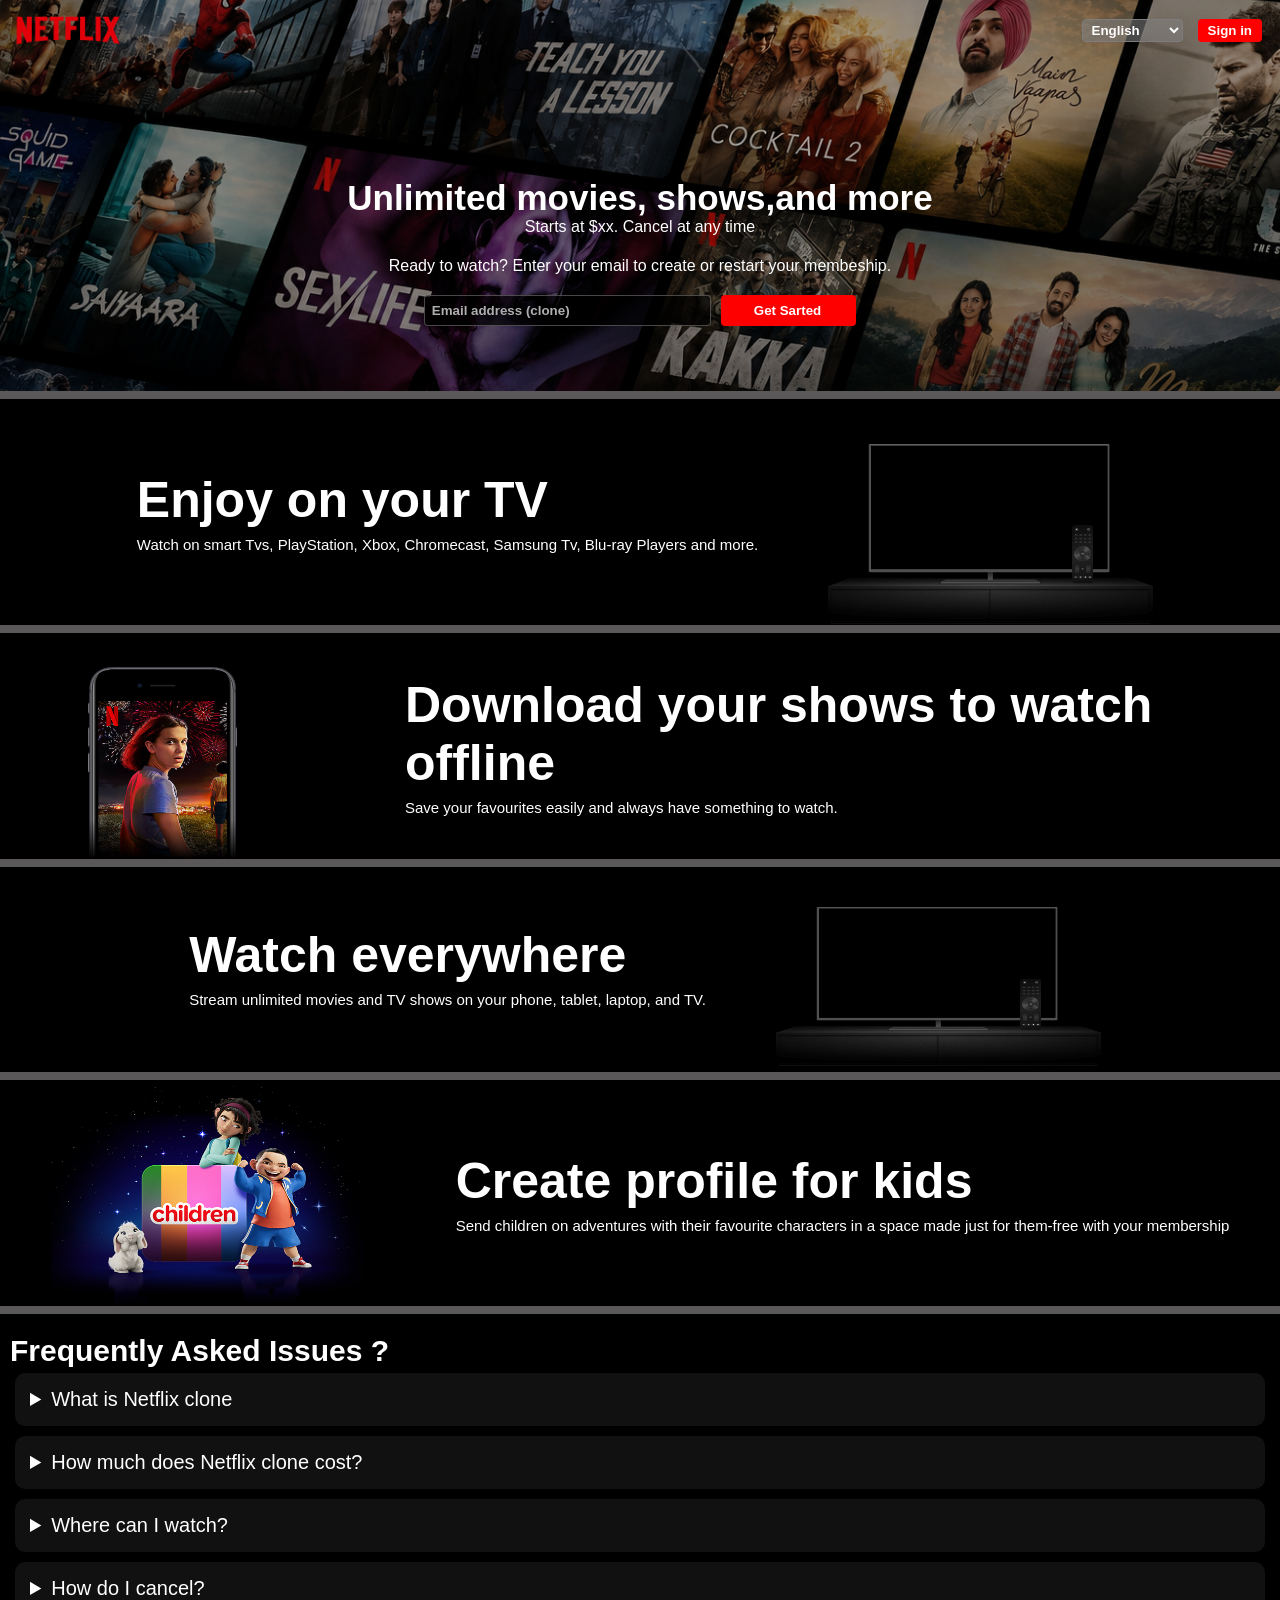
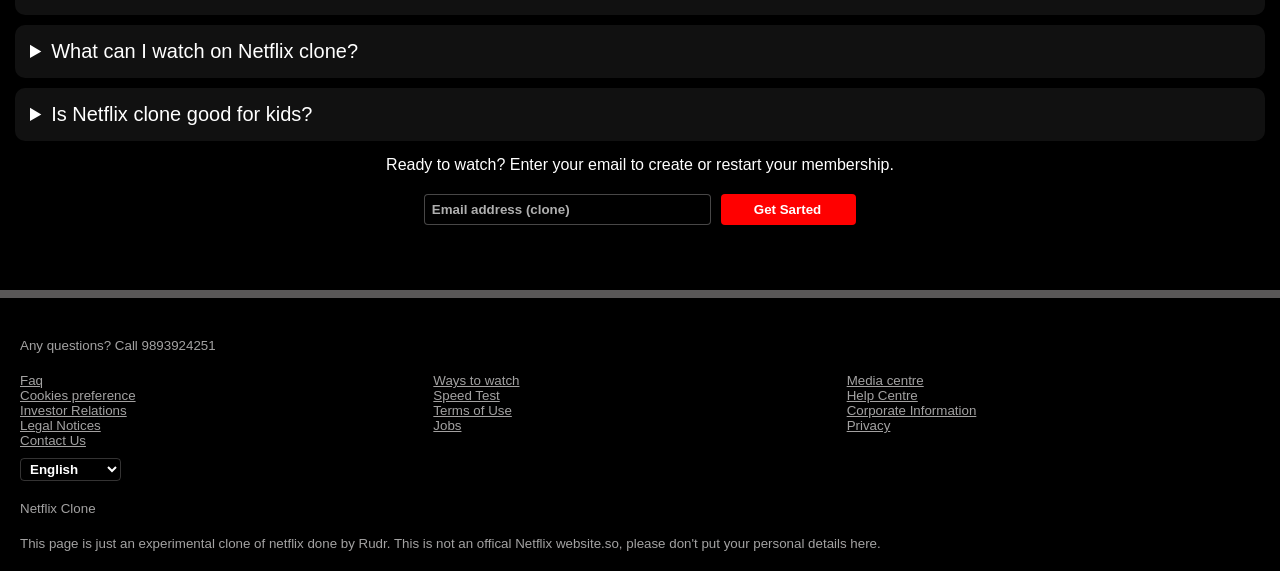
<file: Index.html>
<!DOCTYPE html>
<html lang="en">

<head>
    <meta charset="UTF-8">
    <meta http-equiv="X-UA-Compatible" content="IE=edge">
    <meta name="viewport" content="width=device-width, initial-scale=1.0">
    <title>Netflix-clone</title>
    <link rel="icon" href="Assests/Netflix Icon.png">
    <link rel="stylesheet" href="style.css">
</head>

<body>
    <div class="content">

        <div class="box">
            <div class="box1"></div>
            <nav>
                <img src="Assests/logo.png" alt="">
                <div class="button">

                    <select>
                        <option>English</option>
                        <option>Hindi</option>
                    </select>
                    <button>Sign in</button>
                </div>

            </nav>

            <main>
                <span>Unlimited movies, shows,and more</span>
                <span>Starts at $xx. Cancel at any time</span>
                <span>Ready to watch? Enter your email to create or restart your membeship.</span>
            </main>

            <div class="id">
                <input type="text" placeholder="Email address (clone)">
                <button>
                    Get Sarted
                </button>
            </div>
        </div>
    </div>
</body>

<div class="border"></div>

</div>

<article>
    <div class="context">

        <div class="text">
            <h1>
                Enjoy on your TV
            </h1>

            <h2>
                Watch on smart Tvs, PlayStation, Xbox, Chromecast, Samsung Tv, Blu-ray Players and more.
            </h2>
        </div>
        <div class="src">
            <img src="Assests/tv.png" alt="Check Your Internet Connection">
            <video src="Assests/video-tv-in-0819.m4v" autoplay muted loop></video>

        </div>
    </div>


    <div class="border"></div>

    <div class="context">
        <div class="src">
            <img src="Assests/img2.jpg" alt="Check Your Internet Connection">
        </div>

        <div class="text">
            <h1>
                Download your shows to watch offline
            </h1>

            <h2>
                Save your favourites easily and always have something to watch. </h2>
        </div>

    </div>

    <div class="border"></div>


    <div class="context">

        <div class="text">

            <h1>Watch everywhere</h1>
            <h2>Stream unlimited movies and TV shows on your phone, tablet, laptop, and TV.</h2>
        </div>

        <div class="src">

            <img style="height: 200px;" src="Assests/tv.png " alt="Check Your Internet Connection">

            <video src="Assests/video1.m4v" autoplay muted loop></video>

        </div>
    </div>
    </div>

    <div class="border" style="margin-top: 5px;"></div>
    <div class="context">
        <div class="src">
            <img src="Assests/img3.png" alt="Check Your Internet Connection">
        </div>

        <div class="text">
            <h1>
                Create profile for kids
            </h1>

            <h2>
                Send children on adventures with their favourite characters in a space made just for them-free with your
                membership
        </div>

    </div>

    <div class="border"></div>

</article>

<section>
    <div class="section">

        <div class="asked">
            Frequently Asked Issues ?
        </div>

        <details class="info">
            <summary>
                What is Netflix clone
            </summary>
            <div class="answer">
                Netflix clone is a streaming service that offers a wide variety of awards winning TV shows, movies,
                animes,
                documentaries and more-on thousands of internet-connected devices.

            </div>

        </details>

        <details class="info">
            <summary>
                How much does Netflix clone cost?
            </summary>
            <div class="answer">
                Netflix clone is a streaming service that offers a wide variety of aawrds winning TV shows, movies,
                animes,
                documentaries and more-on thousands of internet-connected devices.

            </div>

        </details>

        <details class="info">
            <summary>Where can I watch?
            </summary>
            <div class="answer">
                Netflix clone is a experimental streaming service that offers a wide variety of awards winning TV shows,
                movies, animes,
                documentaries and more-on thousands of internet-connected devices.This is not an offical website.

            </div>

        </details>

        <details class="info">
            <summary>How do I cancel?
            </summary>
            <div class="answer">
                Netflix clone is a experimental streaming service that offers a wide variety of awards winning TV shows,
                movies, animes,
                documentaries and more-on thousands of internet-connected devices.This is not an offical website.

            </div>

        </details>

        <details class="info">
            <summary>
                What can I watch on Netflix clone?
            </summary>
            <div class="answer">

                Netflix clone is a experimental streaming service that offers a wide variety of awards winning TV shows,
                movies, animes,
                documentaries and more-on thousands of internet-connected devices.This is not an offical website.

            </div>

        </details>

        <details class="info">
            <summary>
                Is Netflix clone good for kids?
            </summary>
            <div class="answer">

                Netflix clone is a experimental streaming service that offers a wide variety of awards winning TV shows,
                movies, animes,
                documentaries and more-on thousands of internet-connected devices.This is not an offical website.


            </div>

        </details>
    </div>
</section>
<div class="rudr">
    <div>
        Ready to watch? Enter your email to create or restart your membership.
    </div>

    <div class="id">
        <input type="text" placeholder="Email address (clone)">
        <button>
            Get Sarted
        </button>
    </div>
</div>

<div class="border"></div>
<footer>
    <div class="a">
        Any questions? Call 9893924251
    </div>
    <div class="footer">
        <div><a href="https://www.google.com">Faq</a></div>
        <div><a href="https://www.google.com">Ways to watch</a></div>
        <div><a href="https://www.google.com">Media centre</a></div>
        <div><a href="https://www.google.com">Cookies preference</a></div>
        <div><a href="https://www.google.com">Speed Test</a></div>
        <div><a href="https://www.google.com">Help Centre</a></div>
        <div><a href="https://www.google.com">Investor Relations</a></div>
        <div><a href="https://www.google.com">Terms of Use</a></div>
        <div><a href="https://www.google.com">Corporate Information</a></div>
        <div><a href="https://www.google.com">Legal Notices</a></div>
        <div><a href="https://www.google.com">Jobs</a></div>
        <div><a href="https://www.google.com">Privacy</a></div>
        <div><a href="https://www.google.com">Contact Us</a></div>

    </div>

    <select>
        <option>English</option>
        <option>Hindi</option>
    </select>

    </div>

    <div class="a">
        <div>Netflix Clone</div>


    </div>
    <div class="a">
        <div>This page is just an experimental clone of netflix done by Rudr. This is not an offical Netflix website.so,
            please don't put your personal details here. </div>
    </div>
</footer>

</html>
</file>
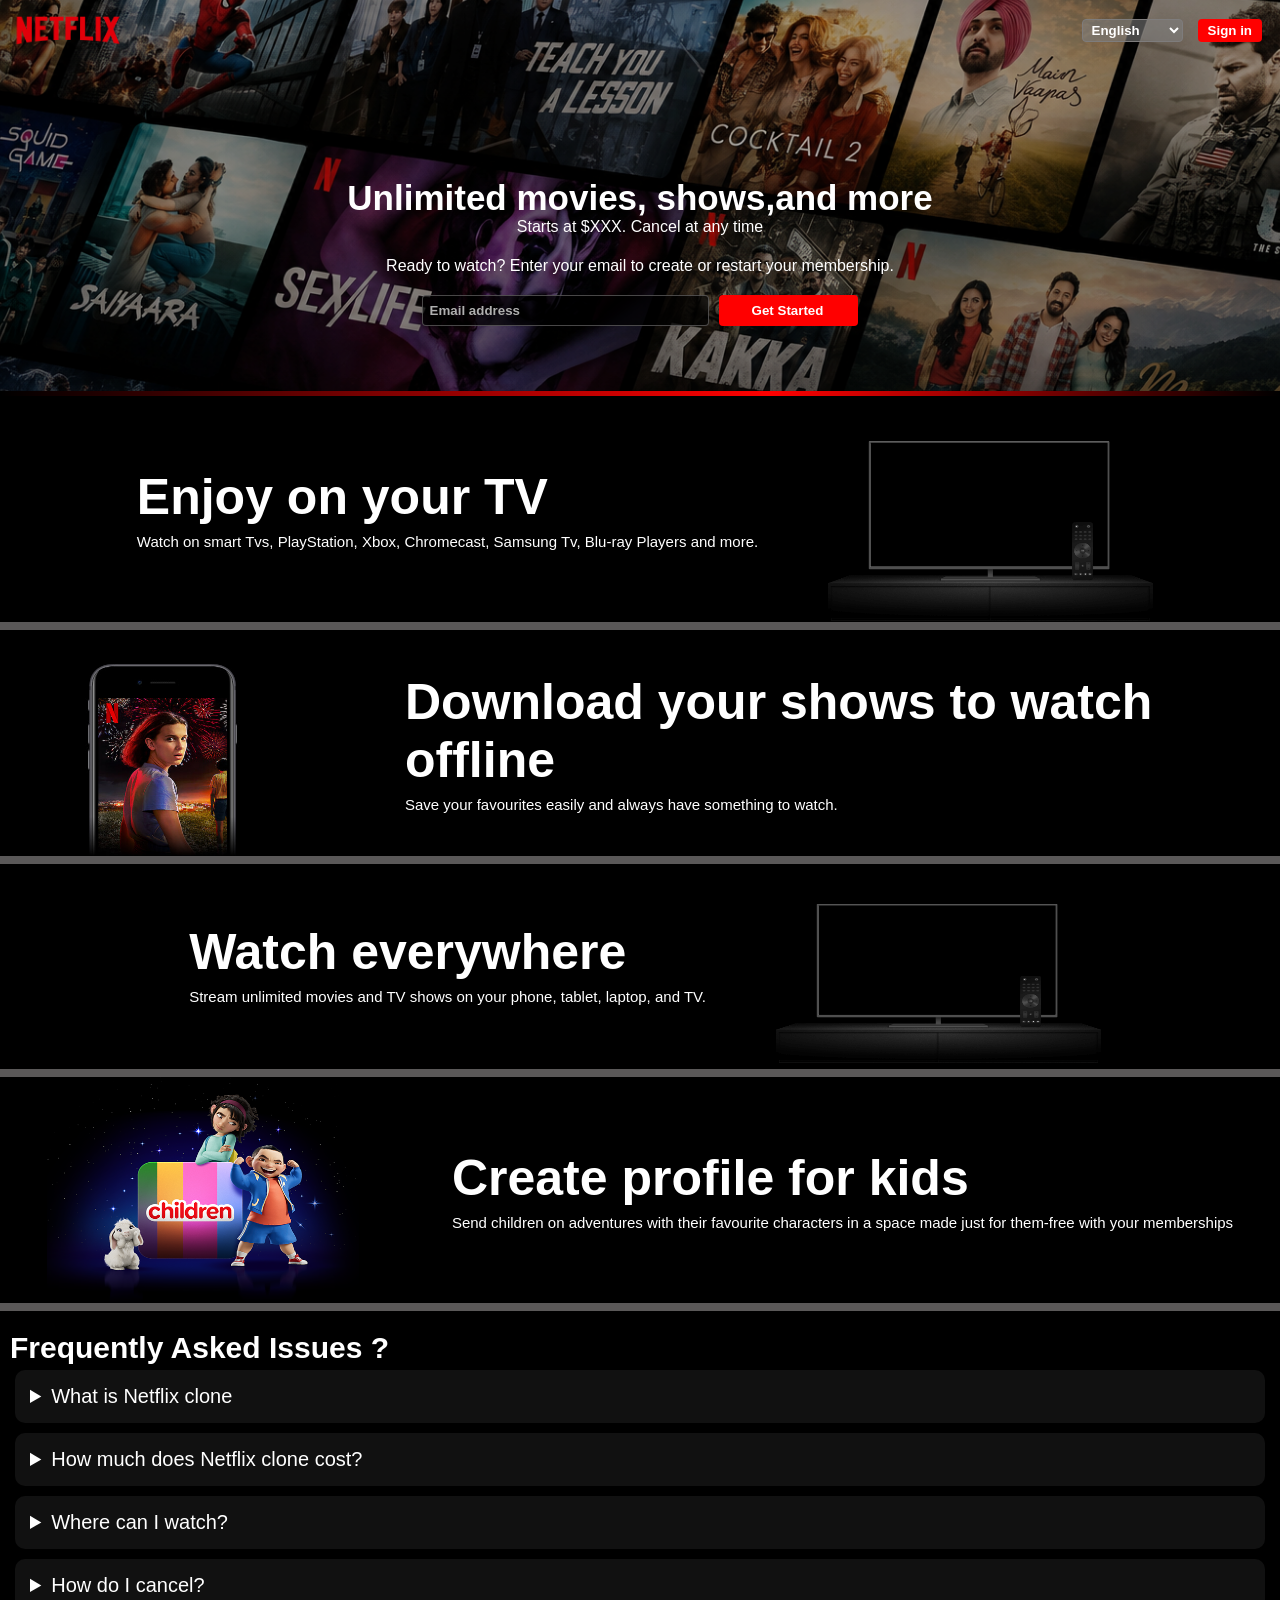
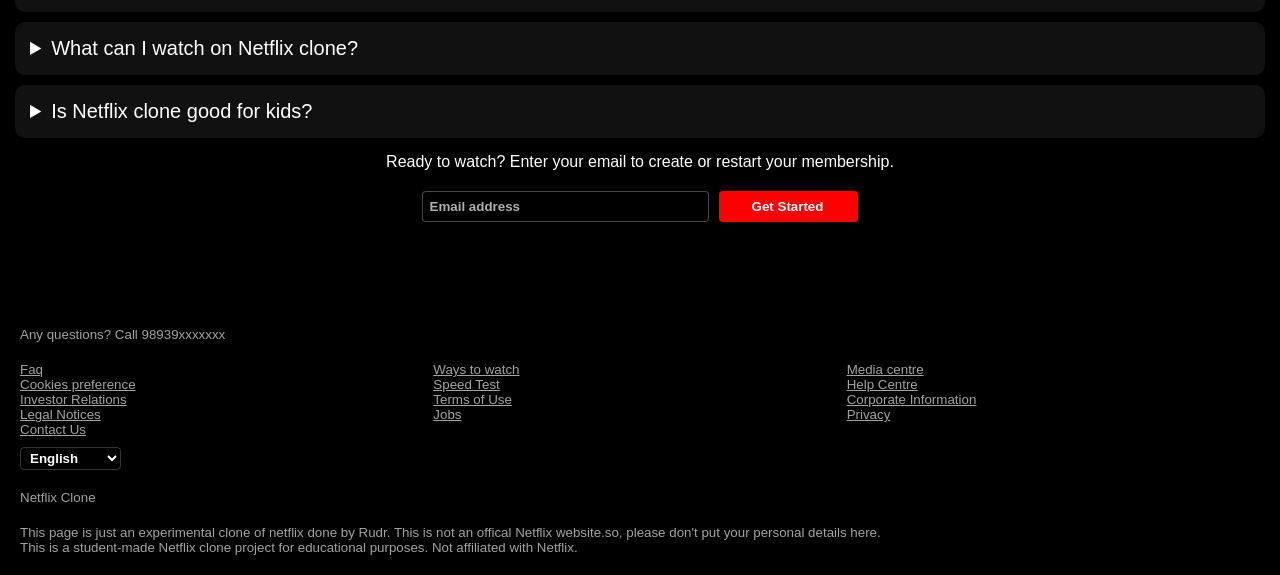
<file: index.html>
<!DOCTYPE html>
<html lang="en">

<head>
    <meta charset="UTF-8">
    <meta http-equiv="X-UA-Compatible" content="IE=edge">
    <meta name="viewport" content="width=device-width, initial-scale=1.0">
    <meta name="google-site-verification" content="bWtqSzCa7dQe2Yf2-nrL2seCPUfuKct7dtqF4me1Nig" />
    <title>Netflix-clone</title>
    <link rel="icon" href="Assests/Netflix Icon.png">
    <link rel="stylesheet" href="style.css">
</head>

<body>
    <div class="content">

        <div class="box">
            <div class="box1"></div>
            <nav>
                <img src="Assests/logo.png" alt="">
                <div class="button">

                    <select>
                        <option>English</option>
                        <option>Hindi</option>
                    </select>
                    <button>Sign in</button>
                </div>

            </nav>

            <main>
                <span>Unlimited movies, shows,and more</span>
                <span>Starts at $XXX. Cancel at any time</span>
                <span>Ready to watch? Enter your email to create or restart your membership.</span>
            </main>

            <div class="id">
                <input type="text" placeholder="Email address ">
                <button>
                    Get Started 
                </button>
            </div>
        </div>
    </div>
</body>

<div class="border" style="background: linear-gradient(to right,transparent, red 60%, transparent);height: 5px;
"></div>

</div>

<article>
    <div class="context">

        <div class="text">
            <h1>
                Enjoy on your TV
            </h1>

            <h2>
                Watch on smart Tvs, PlayStation, Xbox, Chromecast, Samsung Tv, Blu-ray Players and more.
            </h2>
        </div>
        <div class="src">
            <img src="Assests/tv.png" alt="Check Your Internet Connection">
            <video src="Assests/video-tv-in-0819.m4v" autoplay muted loop></video>

        </div>
    </div>


    <div class="border"></div>

    <div class="context">
        <div class="src">
            <img src="Assests/img2.jpg" alt="Check Your Internet Connection">
        </div>

        <div class="text">
            <h1>
                Download your shows to watch offline
            </h1>

            <h2>
                Save your favourites easily and always have something to watch. </h2>
        </div>

    </div>

    <div class="border"></div>


    <div class="context">

        <div class="text">

            <h1>Watch everywhere</h1>
            <h2>Stream unlimited movies and TV shows on your phone, tablet, laptop, and TV.</h2>
        </div>

        <div class="src">

            <img style="height: 200px;" src="Assests/tv.png " alt="Check Your Internet Connection">

            <video src="Assests/video1.m4v" autoplay muted loop></video>

        </div>
    </div>
    </div>

    <div class="border" style="margin-top: 5px;"></div>
    <div class="context">
        <div class="src">
            <img src="Assests/img3.png" alt="Check Your Internet Connection">
        </div>

        <div class="text">
            <h1>
                Create profile for kids
            </h1>

            <h2>
                Send children on adventures with their favourite characters in a space made just for them-free with your
                memberships 
        </div>

    </div>

    <div class="border"></div>

</article>

<section>
    <div class="section">

        <div class="asked">
            Frequently Asked Issues ?
        </div>

        <details class="info">
            <summary>
                What is Netflix clone
            </summary>
            <div class="answer">
                Netflix clone is a streaming service that offers a wide variety of awards winning TV shows, movies,
                animes,
                documentaries and more-on thousands of internet-connected devices.

            </div>

        </details>

        <details class="info">
            <summary>
                How much does Netflix clone cost?
            </summary>
            <div class="answer">
                Netflix clone is a streaming service that offers a wide variety of awards winning TV shows, movies,
                animes,
                documentaries and more-on thousands of internet-connected devices.

            </div>

        </details>

        <details class="info">
            <summary>Where can I watch?
            </summary>
            <div class="answer">
                Netflix clone is a experimental streaming service that offers a wide variety of awards winning TV shows,
                movies, animes,
                documentaries and more-on thousands of internet-connected devices.This is not an official website.

            </div>

        </details>

        <details class="info">
            <summary>How do I cancel?
            </summary>
            <div class="answer">
                Netflix clone is a experimental streaming service that offers a wide variety of awards winning TV shows,
                movies, animes,
                documentaries and more-on thousands of internet-connected devices.This is not an official website.

            </div>

        </details>

        <details class="info">
            <summary>
                What can I watch on Netflix clone?
            </summary>
            <div class="answer">

                Netflix clone is a experimental streaming service that offers a wide variety of awards winning TV shows,
                movies, animes,
                documentaries and more-on thousands of internet-connected devices.This is not an official website.

            </div>

        </details>

        <details class="info">
            <summary>
                Is Netflix clone good for kids?
            </summary>
            <div class="answer">

                Netflix clone is a experimental streaming service that offers a wide variety of awards winning TV shows,
                movies, animes,
                documentaries and more-on thousands of internet-connected devices.This is not an offical website.


            </div>

        </details>
    </div>
</section>
<div class="rudr">
    <div>
        Ready to watch? Enter your email to create or restart your membership.
    </div>

    <div class="id">
        <input type="text" placeholder="Email address ">
        <button>
            Get Started 
        </button>
    </div>
</div>


<footer>
    <div class="a">
        Any questions? Call 98939xxxxxxx
    </div>
    <div class="footer">
        <div><a href="https://www.google.com">Faq</a></div>
        <div><a href="https://www.google.com">Ways to watch</a></div>
        <div><a href="https://www.google.com">Media centre</a></div>
        <div><a href="https://www.google.com">Cookies preference</a></div>
        <div><a href="https://www.google.com">Speed Test</a></div>
        <div><a href="https://www.google.com">Help Centre</a></div>
        <div><a href="https://www.google.com">Investor Relations</a></div>
        <div><a href="https://www.google.com">Terms of Use</a></div>
        <div><a href="https://www.google.com">Corporate Information</a></div>
        <div><a href="https://www.google.com">Legal Notices</a></div>
        <div><a href="https://www.google.com">Jobs</a></div>
        <div><a href="https://www.google.com">Privacy</a></div>
        <div><a href="https://www.google.com">Contact Us</a></div>

    </div>

    <select>
        <option>English</option>
        <option>Hindi</option>
    </select>

    </div>

    <div class="a">
        <div>Netflix Clone</div>


    </div>
    <div class="a">
        <div>This page is just an experimental clone of netflix done by Rudr. This is not an offical Netflix website.so,
            please don't put your personal details here. </div>
    </div>

<p class="disclaimer">
    This is a student-made Netflix clone project for educational purposes.
    Not affiliated with Netflix.
</p>
    
</footer>

</html>
</file>
<file: style.css>
* {
    margin: 0;
    padding: 0;
    font-family: 'Segoe UI', Tahoma, Geneva, Verdana, sans-serif;
}

.content {
    width: 100%;
    height: 75%;
}

.box {
    background-image: url("Assests/Background.png");
    background-position: center center;
    background-repeat: no-repeat;
    height: 75%;
    background-size: max(1500px, 60%);
    position: relative;
    z-index: 2;
}

.box1 {
    height: 100%;
    width: 100%;
    background-color: rgb(0, 0, 0);
    filter: opacity(0.15);
    position: absolute;
    z-index: 1;
}

body {
    background-color: black;
}

nav {
    display: flex;
    justify-content: space-between;
    align-items: center;
    padding: 0px 13px;
    position: relative;
    z-index: 3;
    padding-top: 10px;
    gap: 10px;
}

nav img {
    width: 110px;
}

nav button {
    background-color: red;
    color: white;
    border: none;
    padding: 2px 10px;
    border-radius: 4px;
    cursor: pointer;
    font-weight: bold;
}

nav select {
    background-color: rgba(128, 128, 128, 0.562);
    color: white;
    border-radius: 4px;
    border: 1px solid rgb(126, 124, 124);
    padding: 2px 25px 2px 5px;
    font-weight: bold;
    cursor: pointer;
}

.button {
    padding: 5px;
    display: flex;
    gap: 15px;
}

main {
    display: flex;
    flex-direction: column;
    justify-items: center;
    align-items: center;
    color: white;
    position: relative;
    z-index: 4;
}

main :first-child {
    font-weight: bold;
    font-size: 35px;
    padding: 127px 0px 0px 0px;
    text-align: center;
}

main :nth-child(2) {
    font-weight: 350;
}

main :nth-child(3) {
    font-weight: 350;
    padding: 21px 55px 0px 55px;
    text-align: center;
}

.id {
    display: flex;
    justify-content: center;
    padding-top: 20px;
    gap: 10px;
    position: relative;
    z-index: 3;
    padding-bottom: 55px;

}

.id input {
    background-color: rgba(0, 0, 0, 0.726);
    border-radius: 4px;
    border: 1px solid rgba(126, 124, 124, 0.575);
    padding: 7px 109px 7px 7px;
    margin-bottom: 10px;
    color: white;
}

.id input::placeholder {
    color: rgb(175, 175, 175);
    font-weight: 700;
}

.id button {
    background-color: red;
    color: white;
    border: none;
    padding: 8px 35px 8px 33px;
    border-radius: 4px;
    cursor: pointer;
    font-weight: bold;
    margin-bottom: 10px;
}

.border {
    background-color: rgb(90, 88, 88);
    z-index: 20;
    height: 8px;
    width: 100%;
;
}

footer select {
    background-color: transparent;
    color: white;
    border-radius: 4px;
    border: 1px solid rgba(126, 124, 124, 0.411);
    padding: 2px 25px 2px 5px;
    font-weight: bold;
    cursor: pointer;
    margin-top: 10px;
}


.context {
    color: white;
    display: flex;
    justify-content: center;
    align-items: center;
    width: 100%;
    margin: 0;
    padding: 0;
    gap: 70px;

}

.context img {
    width: 325px;
    height: 226px;
    position: relative;
    z-index: 1;
}

.text :first-child {
    font-weight: bolder;
    font-size: 50px;
    padding-bottom: 7px;
}

.text :last-child {
    font-size: 15px;
    font-weight: 200;
    flex: 1;
    position: relative;
}

.context video {
    width: 240px;
    position: absolute;
    z-index: 0;
}

.text {
    padding-left: 10px;
}

.src {
    display: flex;
    align-content: center;
    justify-content: center;
    align-items: center;
}

.asked {
    color: white;
    font-weight: bolder;
    font-size: 30px;
    padding-top: 10px;
}

.answer {
    font-size: 15px;
    text-align: left;
}

.info {

    margin: 5px;
    margin-left: 5px;
    border-radius: 10px;
    border: 2px;
    color: white;
    background-color: rgba(128, 128, 128, 0.13);
    cursor: pointer;
    font-size: 20px;
    padding: 15px 0px 15px 15px;
    text-align: left;
}

.section {
    display: flex;
    flex-direction: column;
    padding: 10px;
    height: fit-content;

}

.info :hover {
    color: grey;
}

.rudr {
    color: white;
    display: flex;
    flex-direction: column;
    align-items: center;
    text-align: center;
}

.footer {
    display: grid;
    grid-template-columns: repeat(3, 1fr);
    color: aliceblue;
    margin-top: 20px;

}

footer {
    font-size: smaller;
    color: rgba(202, 200, 200, 0.808);
    padding: 20px;
}

a {
    color: rgba(202, 200, 200, 0.808);
}

a:hover {
    color: rgb(255, 41, 41);

}

.a {
    text-align: left;
    padding-top: 20px;
}

@media screen and (max-width:728px) {
    .context {
        display: flex;
        flex-direction: column;
        gap: 0px;
        margin-bottom: 15px;
        margin-top: 15px;

    }

  .text{
        text-align: center;
    }
    
    .asked {
        color: white;
        font-weight: bolder;
        font-size: 25px;
        padding-top: 10px;
    }

    .id {
        display: flex;
        flex-direction: column;
        align-items: center;
        gap: 0px;

    }

    .answer {
        font-size: 13px;
    }


    .text :first-child {
        font-size: 30px;
        
    }

    .text :nth-child(2) {
        font-size: 15px;

    }

    .info {
        border-radius: 10px;
        border: 2px;
        padding: 15px;
        color: white;
        background-color: rgba(128, 128, 128, 0.13);
        cursor: pointer;
        font-size: 15px;
        padding: 15px 0px 15px 15px;
    }

}

@media screen and (max-width:500px) {

  
    .footer {
        display: grid;
        grid-template-columns: 1fr;
        color: aliceblue;
        margin-top: 20px;
    }
    
main :first-child {
    font-weight: bold;
    font-size: 35px;
    padding: 127px 0px 0px 0px;
    text-align: center;
}


}

@media screen and (max-width:382px) {
    nav img {
        width: 150px;
        height: 50px;
    }

    nav {
        display: flex;
        flex-direction: column;
    }

    .id {
        display: flex;
        flex-direction: column;
        align-items: center;
        justify-content: center;
        gap: 0px;
    }
 

    .context {
        display: flex;
        flex-direction: column;
        gap: 0px;
        margin-bottom: 15px;
        height: fit-content;

    }

    .footer {
        display: grid;
        grid-template-columns: repeat(2, 1fr);
        color: aliceblue;
        margin-top: 20px;

    }


}
</file>
